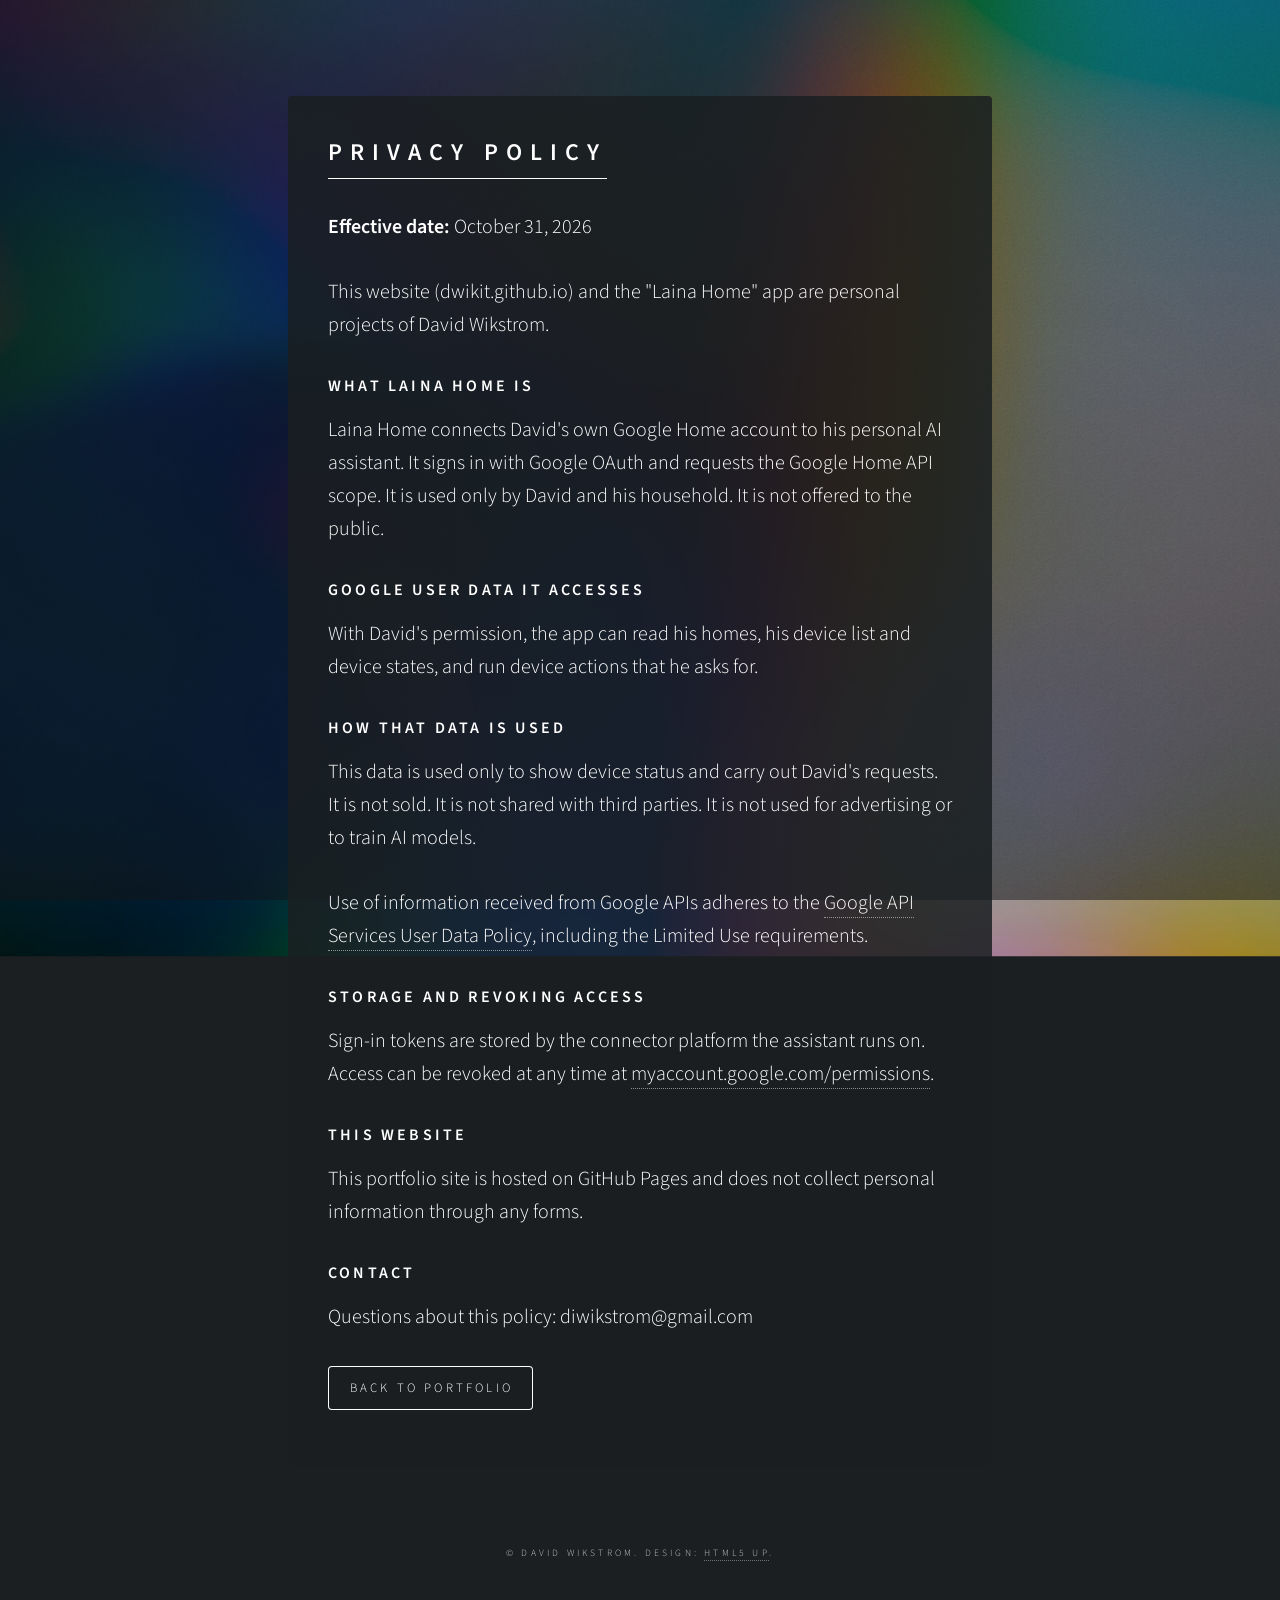
<file: privacy.html>
<!DOCTYPE HTML>
<html>
	<head>
		<title>Privacy Policy - David Wikstrom</title>
		<meta charset="utf-8" />
		<meta name="viewport" content="width=device-width, initial-scale=1" />
		<meta name="robots" content="noindex" />
		<link rel="stylesheet" href="assets/css/main.css" />
		<style>
			#privacy { display: block; opacity: 1; transform: none; max-width: 44rem; margin: 3rem auto; padding: 2.5rem 2.5rem 1.5rem; background-color: rgba(27, 31, 34, 0.85); border-radius: 4px; }
		</style>
	</head>
	<body>
		<div id="wrapper">
			<article id="privacy">
				<h2 class="major">Privacy Policy</h2>
				<p><strong>Effective date:</strong> October 31, 2026</p>
				<p>This website (dwikit.github.io) and the "Laina Home" app are personal projects of David Wikstrom.</p>
				<h3>What Laina Home is</h3>
				<p>Laina Home connects David's own Google Home account to his personal AI assistant. It signs in with Google OAuth and requests the Google Home API scope. It is used only by David and his household. It is not offered to the public.</p>
				<h3>Google user data it accesses</h3>
				<p>With David's permission, the app can read his homes, his device list and device states, and run device actions that he asks for.</p>
				<h3>How that data is used</h3>
				<p>This data is used only to show device status and carry out David's requests. It is not sold. It is not shared with third parties. It is not used for advertising or to train AI models.</p>
				<p>Use of information received from Google APIs adheres to the <a href="https://developers.google.com/terms/api-services-user-data-policy">Google API Services User Data Policy</a>, including the Limited Use requirements.</p>
				<h3>Storage and revoking access</h3>
				<p>Sign-in tokens are stored by the connector platform the assistant runs on. Access can be revoked at any time at <a href="https://myaccount.google.com/permissions">myaccount.google.com/permissions</a>.</p>
				<h3>This website</h3>
				<p>This portfolio site is hosted on GitHub Pages and does not collect personal information through any forms.</p>
				<h3>Contact</h3>
				<p>Questions about this policy: diwikstrom@gmail.com</p>
				<p><a href="index.html" class="button">Back to Portfolio</a></p>
			</article>
			<footer id="footer">
				<p class="copyright">&copy; David Wikstrom. Design: <a href="https://html5up.net">HTML5 UP</a>.</p>
			</footer>
		</div>
		<div id="bg"></div>
	</body>
</html>
</file>
<file: assets/css/main.css>
@import url("https://fonts.googleapis.com/css?family=Source+Sans+Pro:300italic,600italic,300,600");
@import url("fontawesome-all.min.css");

/*
	Dimension by HTML5 UP
	html5up.net | @ajlkn
	Free for personal and commercial use under the CCA 3.0 license (html5up.net/license)
*/

html, body, div, span, applet, object,
iframe, h1, h2, h3, h4, h5, h6, p, blockquote,
pre, a, abbr, acronym, address, big, cite,
code, del, dfn, em, img, ins, kbd, q, s, samp,
small, strike, strong, sub, sup, tt, var, b,
u, i, center, dl, dt, dd, ol, ul, li, fieldset,
form, label, legend, table, caption, tbody,
tfoot, thead, tr, th, td, article, aside,
canvas, details, embed, figure, figcaption,
footer, header, hgroup, menu, nav, output, ruby,
section, summary, time, mark, audio, video {
	margin: 0;
	padding: 0;
	border: 0;
	font-size: 100%;
	font: inherit;
	vertical-align: baseline;}

article, aside, details, figcaption, figure,
footer, header, hgroup, menu, nav, section {
	display: block;}

body {
	line-height: 1;
}

ol, ul {
	list-style: none;
}

blockquote, q {
	quotes: none;
}

	blockquote:before, blockquote:after, q:before, q:after {
		content: '';
		content: none;
	}

table {
	border-collapse: collapse;
	border-spacing: 0;
}

body {
	-webkit-text-size-adjust: none;
}

mark {
	background-color: transparent;
	color: inherit;
}

input::-moz-focus-inner {
	border: 0;
	padding: 0;
}

input, select, textarea {
	-moz-appearance: none;
	-webkit-appearance: none;
	-ms-appearance: none;
	appearance: none;
}

/* Basic */

	@-ms-viewport {
		width: device-width;
	}

	@media screen and (max-width: 480px) {

		html, body {
			min-width: 320px;
		}

	}

	html {
		box-sizing: border-box;
		scroll-behavior: smooth;
	}

	*, *:before, *:after {
		box-sizing: inherit;
	}

	body {
		background: #1b1f22;
	}

		body.is-preload *, body.is-preload *:before, body.is-preload *:after {
			-moz-animation: none !important;
			-webkit-animation: none !important;
			-ms-animation: none !important;
			animation: none !important;
			-moz-transition: none !important;
			-webkit-transition: none !important;
			-ms-transition: none !important;
			transition: none !important;
		}

/* Type */

	html {
		font-size: 16pt;
	}

		@media screen and (max-width: 1680px) {

			html {
				font-size: 12pt;
			}

		}

		@media screen and (max-width: 736px) {

			html {
				font-size: 11pt;
			}

		}

		@media screen and (max-width: 360px) {

			html {
				font-size: 10pt;
			}

		}

	body, input, select, textarea {
		color: #ffffff;
		font-family: "Source Sans Pro", sans-serif;
		font-weight: 300;
		font-size: 1.25rem;
		line-height: 1.65;
	}

	a {
		-moz-transition: color 0.2s ease-in-out, background-color 0.2s ease-in-out, border-bottom-color 0.2s ease-in-out;
		-webkit-transition: color 0.2s ease-in-out, background-color 0.2s ease-in-out, border-bottom-color 0.2s ease-in-out;
		-ms-transition: color 0.2s ease-in-out, background-color 0.2s ease-in-out, border-bottom-color 0.2s ease-in-out;
		transition: color 0.2s ease-in-out, background-color 0.2s ease-in-out, border-bottom-color 0.2s ease-in-out;
		border-bottom: dotted 1px rgba(255, 255, 255, 0.5);
		text-decoration: none;
		color: inherit;
	}

		a:hover {
			border-bottom-color: transparent;
		}

	strong, b {
		color: #ffffff;
		font-weight: 600;
	}

	em, i {
		font-style: italic;
	}

	p {
		margin: 0 0 2rem 0;
	}

	h1, h2, h3, h4, h5, h6 {
		color: #ffffff;
		font-weight: 600;
		line-height: 1.5;
		margin: 0 0 1rem 0;
		text-transform: uppercase;
		letter-spacing: 0.2rem;
	}

		h1 a, h2 a, h3 a, h4 a, h5 a, h6 a {
			color: inherit;
			text-decoration: none;
		}

		h1.major, h2.major, h3.major, h4.major, h5.major, h6.major {
			border-bottom: solid 1px #ffffff;
			width: -moz-max-content;
			width: -webkit-max-content;
			width: -ms-max-content;
			width: max-content;
			max-width: 100%;
			padding-bottom: 0.5rem;
			margin: 0 0 2rem 0;
		}

	h1 {
		font-size: 2.25rem;
		line-height: 1.3;
		letter-spacing: 0.5rem;
	}

	h2 {
		font-size: 1.5rem;
		line-height: 1.4;
		letter-spacing: 0.5rem;
	}

	h3 {
		font-size: 1rem;
	}

	h4 {
		font-size: 0.8rem;
	}

	h5 {
		font-size: 0.7rem;
	}

	h6 {
		font-size: 0.6rem;
	}

	@media screen and (max-width: 736px) {

		h1 {
			font-size: 1.75rem;
			line-height: 1.4;
		}

		h2 {
			font-size: 1.25em;
			line-height: 1.5;
		}

	}

	sub {
		font-size: 0.8rem;
		position: relative;
		top: 0.5rem;
	}

	sup {
		font-size: 0.8rem;
		position: relative;
		top: -0.5rem;
	}

	blockquote {
		border-left: solid 4px #ffffff;
		font-style: italic;
		margin: 0 0 2rem 0;
		padding: 0.5rem 0 0.5rem 2rem;
	}

	code {
		background: rgba(255, 255, 255, 0.075);
		border-radius: 4px;
		font-family: "Courier New", monospace;
		font-size: 0.9rem;
		margin: 0 0.25rem;
		padding: 0.25rem 0.65rem;
	}

	pre {
		-webkit-overflow-scrolling: touch;
		font-family: "Courier New", monospace;
		font-size: 0.9rem;
		margin: 0 0 2rem 0;
	}

		pre code {
			display: block;
			line-height: 1.75;
			padding: 1rem 1.5rem;
			overflow-x: auto;
		}

	hr {
		border: 0;
		border-bottom: solid 1px #ffffff;
		margin: 2.75rem 0;
	}

	.align-left {
		text-align: left;
	}

	.align-center {
		text-align: center;
	}

	.align-right {
		text-align: right;
	}

/* Form */

	form {
		margin: 0 0 2rem 0;
	}

		form > :last-child {
			margin-bottom: 0;
		}

		form > .fields {
			display: -moz-flex;
			display: -webkit-flex;
			display: -ms-flex;
			display: flex;
			-moz-flex-wrap: wrap;
			-webkit-flex-wrap: wrap;
			-ms-flex-wrap: wrap;
			flex-wrap: wrap;
			width: calc(100% + 3rem);
			margin: -1.5rem 0 2rem -1.5rem;
		}

			form > .fields > .field {
				-moz-flex-grow: 0;
				-webkit-flex-grow: 0;
				-ms-flex-grow: 0;
				flex-grow: 0;
				-moz-flex-shrink: 0;
				-webkit-flex-shrink: 0;
				-ms-flex-shrink: 0;
				flex-shrink: 0;
				padding: 1.5rem 0 0 1.5rem;
				width: calc(100% - 1.5rem);
			}

				form > .fields > .field.half {
					width: calc(50% - 0.75rem);
				}

				form > .fields > .field.third {
					width: calc(100%/3 - 0.5rem);
				}

				form > .fields > .field.quarter {
					width: calc(25% - 0.375rem);
				}

		@media screen and (max-width: 480px) {

			form > .fields {
				width: calc(100% + 3rem);
				margin: -1.5rem 0 2rem -1.5rem;
			}

				form > .fields > .field {
					padding: 1.5rem 0 0 1.5rem;
					width: calc(100% - 1.5rem);
				}

					form > .fields > .field.half {
						width: calc(100% - 1.5rem);
					}

					form > .fields > .field.third {
						width: calc(100% - 1.5rem);
					}

					form > .fields > .field.quarter {
						width: calc(100% - 1.5rem);
					}

		}

	label {
		color: #ffffff;
		display: block;
		font-size: 0.8rem;
		font-weight: 300;
		letter-spacing: 0.2rem;
		line-height: 1.5;
		margin: 0 0 1rem 0;
		text-transform: uppercase;
	}

	input[type="text"],
	input[type="password"],
	input[type="email"],
	input[type="tel"],
	select,
	textarea {
		-moz-appearance: none;
		-webkit-appearance: none;
		-ms-appearance: none;
		appearance: none;
		-moz-transition: border-color 0.2s ease-in-out, box-shadow 0.2s ease-in-out, background-color 0.2s ease-in-out;
		-webkit-transition: border-color 0.2s ease-in-out, box-shadow 0.2s ease-in-out, background-color 0.2s ease-in-out;
		-ms-transition: border-color 0.2s ease-in-out, box-shadow 0.2s ease-in-out, background-color 0.2s ease-in-out;
		transition: border-color 0.2s ease-in-out, box-shadow 0.2s ease-in-out, background-color 0.2s ease-in-out;
		background-color: transparent;
		border-radius: 4px;
		border: solid 1px #ffffff;
		color: inherit;
		display: block;
		outline: 0;
		padding: 0 1rem;
		text-decoration: none;
		width: 100%;
	}

		input[type="text"]:invalid,
		input[type="password"]:invalid,
		input[type="email"]:invalid,
		input[type="tel"]:invalid,
		select:invalid,
		textarea:invalid {
			box-shadow: none;
		}

		input[type="text"]:focus,
		input[type="password"]:focus,
		input[type="email"]:focus,
		input[type="tel"]:focus,
		select:focus,
		textarea:focus {
			background: rgba(255, 255, 255, 0.075);
			border-color: #ffffff;
			box-shadow: 0 0 0 1px #ffffff;
		}

	select {
		background-image: url("data:image/svg+xml;charset=utf8,%3Csvg xmlns='http://www.w3.org/2000/svg' width='40' height='40' preserveAspectRatio='none' viewBox='0 0 40 40'%3E%3Cpath d='M9.4,12.3l10.4,10.4l10.4-10.4c0.2-0.2,0.5-0.4,0.9-0.4c0.3,0,0.6,0.1,0.9,0.4l3.3,3.3c0.2,0.2,0.4,0.5,0.4,0.9 c0,0.4-0.1,0.6-0.4,0.9L20.7,31.9c-0.2,0.2-0.5,0.4-0.9,0.4c-0.3,0-0.6-0.1-0.9-0.4L4.3,17.3c-0.2-0.2-0.4-0.5-0.4-0.9 c0-0.4,0.1-0.6,0.4-0.9l3.3-3.3c0.2-0.2,0.5-0.4,0.9-0.4S9.1,12.1,9.4,12.3z' fill='%23ffffff' /%3E%3C/svg%3E");
		background-size: 1.25rem;
		background-repeat: no-repeat;
		background-position: calc(100% - 1rem) center;
		height: 2.75rem;
		padding-right: 2.75rem;
		text-overflow: ellipsis;
	}

		select option {
			color: #ffffff;
			background: #1b1f22;
		}

		select:focus::-ms-value {
			background-color: transparent;
		}

		select::-ms-expand {
			display: none;
		}

	input[type="text"],
	input[type="password"],
	input[type="email"],
	select {
		height: 2.75rem;
	}

	textarea {
		padding: 0.75rem 1rem;
	}

	input[type="checkbox"],
	input[type="radio"] {
		-moz-appearance: none;
		-webkit-appearance: none;
		-ms-appearance: none;
		appearance: none;
		display: block;
		float: left;
		margin-right: -2rem;
		opacity: 0;
		width: 1rem;
		z-index: -1;
	}

		input[type="checkbox"] + label,
		input[type="radio"] + label {
			text-decoration: none;
			-moz-user-select: none;
			-webkit-user-select: none;
			-ms-user-select: none;
			user-select: none;
			color: #ffffff;
			cursor: pointer;
			display: inline-block;
			font-size: 0.8rem;
			font-weight: 300;
			margin: 0 0 0.5rem 0;
			padding-left: 2.65rem;
			padding-right: 0.75rem;
			position: relative;
		}

			input[type="checkbox"] + label:before,
			input[type="radio"] + label:before {
				-moz-osx-font-smoothing: grayscale;
				-webkit-font-smoothing: antialiased;
				display: inline-block;
				font-style: normal;
				font-variant: normal;
				text-rendering: auto;
				line-height: 1;
				text-transform: none !important;
				font-family: 'Font Awesome 5 Free';
				font-weight: 900;
			}

			input[type="checkbox"] + label:before,
			input[type="radio"] + label:before {
				-moz-transition: border-color 0.2s ease-in-out, box-shadow 0.2s ease-in-out, background-color 0.2s ease-in-out;
				-webkit-transition: border-color 0.2s ease-in-out, box-shadow 0.2s ease-in-out, background-color 0.2s ease-in-out;
				-ms-transition: border-color 0.2s ease-in-out, box-shadow 0.2s ease-in-out, background-color 0.2s ease-in-out;
				transition: border-color 0.2s ease-in-out, box-shadow 0.2s ease-in-out, background-color 0.2s ease-in-out;
				border-radius: 4px;
				border: solid 1px #ffffff;
				content: '';
				display: inline-block;
				height: 1.65rem;
				left: 0;
				line-height: 1.65rem;
				position: absolute;
				text-align: center;
				top: -0.15rem;
				width: 1.65rem;
			}

		input[type="checkbox"]:checked + label:before,
		input[type="radio"]:checked + label:before {
			background: #ffffff !important;
			border-color: #ffffff !important;
			color: #1b1f22;
			content: '\f00c';
		}

		input[type="checkbox"]:focus + label:before,
		input[type="radio"]:focus + label:before {
			background: rgba(255, 255, 255, 0.075);
			border-color: #ffffff;
			box-shadow: 0 0 0 1px #ffffff;
		}

	input[type="checkbox"] + label:before {
		border-radius: 4px;
	}

	input[type="radio"] + label:before {
		border-radius: 100%;
	}

	::-webkit-input-placeholder {
		color: rgba(255, 255, 255, 0.5) !important;
		opacity: 1.0;
	}

	:-moz-placeholder {
		color: rgba(255, 255, 255, 0.5) !important;
		opacity: 1.0;
	}

	::-moz-placeholder {
		color: rgba(255, 255, 255, 0.5) !important;
		opacity: 1.0;
	}

	:-ms-input-placeholder {
		color: rgba(255, 255, 255, 0.5) !important;
		opacity: 1.0;
	}

	.formerize-placeholder {
		color: rgba(255, 255, 255, 0.5) !important;
		opacity: 1.0;
	}

/* Box */

	.box {
		border-radius: 4px;
		border: solid 1px #ffffff;
		margin-bottom: 2rem;
		padding: 1.5em;
	}

		.box > :last-child,
		.box > :last-child > :last-child,
		.box > :last-child > :last-child > :last-child {
			margin-bottom: 0;
		}

		.box.alt {
			border: 0;
			border-radius: 0;
			padding: 0;
		}

/* Icon */

	.icon {
		text-decoration: none;
		border-bottom: none;
		position: relative;
	}

		.icon:before {
			-moz-osx-font-smoothing: grayscale;
			-webkit-font-smoothing: antialiased;
			display: inline-block;
			font-style: normal;
			font-variant: normal;
			text-rendering: auto;
			line-height: 1;
			text-transform: none !important;
			font-family: 'Font Awesome 5 Free';
			font-weight: 400;
		}

		.icon > .label {
			display: none;
		}

		.icon:before {
			line-height: inherit;
		}

		.icon.solid:before {
			font-weight: 900;
		}

		.icon.brands:before {
			font-family: 'Font Awesome 5 Brands';
		}

/* Image */

	.image {
		border-radius: 4px;
		border: 0;
		display: inline-block;
		position: relative;
	}

		.image:before {
			pointer-events: none;
			background-image: url("../../images/overlay.png");
			background-color: rgba(19, 21, 25, 0.5);
			border-radius: 4px;
			content: '';
			display: block;
			height: 100%;
			left: 0;
			opacity: 0.5;
			position: absolute;
			top: 0;
			width: 100%;
		}

		.image img {
			border-radius: 4px;
			display: block;
		}

		.image.left, .image.right {
			max-width: 50%;
		}

			.image.left img, .image.right img {
				width: 100%;
			}

		.image.left {
			float: left;
			padding: 0 1.5em 1em 0;
			top: 0.25em;
		}

		.image.right {
			float: right;
			padding: 0 0 1em 1em;
			top: 0.25em;
		}

		.image.fit {
			display: block;
			margin: 0 0 2rem 0;
			width: 100%;
		}

			.image.fit img {
				width: 100%;
			}

		.image.main {
			display: block;
			margin: 2.5rem 0;
			width: 100%;
		}

			.image.main img {
				width: 100%;
			}

		@media screen and (max-width: 736px) {

			.image.main {
				margin: 2rem 0;
			}

		}

		@media screen and (max-width: 480px) {

			.image.main {
				margin: 1.5rem 0;
			}

		}

/* List */

	ol {
		list-style: decimal;
		margin: 0 0 2rem 0;
		padding-left: 1.25em;
	}

		ol li {
			padding-left: 0.25em;
		}

	ul {
		list-style: disc;
		margin: 0 0 2rem 0;
		padding-left: 1em;
		columns: 2;
		-webkit-columns: 2;
		-moz-columns: 2;
	}

		ul li {
			padding-left: 0.5em;			
		}

		ul.alt {
			list-style: none;
			padding-left: 0;
		}

			ul.alt li {
				border-top: solid 1px #ffffff;
				padding: 0.5em 0;
			}

				ul.alt li:first-child {
					border-top: 0;
					padding-top: 0;
				}

	dl {
		margin: 0 0 2rem 0;
	}

		dl dt {
			display: block;
			font-weight: 600;
			margin: 0 0 1rem 0;
		}

		dl dd {
			margin-left: 2rem;
		}

/* Actions */

	ul.actions {
		display: -moz-flex;
		display: -webkit-flex;
		display: -ms-flex;
		display: flex;
		cursor: default;
		list-style: none;
		margin-left: -1rem;
		padding-left: 0;
	}

		ul.actions li {
			padding: 0 0 0 1rem;
			vertical-align: middle;
		}

		ul.actions.special {
			-moz-justify-content: center;
			-webkit-justify-content: center;
			-ms-justify-content: center;
			justify-content: center;
			width: 100%;
			margin-left: 0;
		}

			ul.actions.special li:first-child {
				padding-left: 0;
			}

		ul.actions.stacked {
			-moz-flex-direction: column;
			-webkit-flex-direction: column;
			-ms-flex-direction: column;
			flex-direction: column;
			margin-left: 0;
		}

			ul.actions.stacked li {
				padding: 1.3rem 0 0 0;
			}

				ul.actions.stacked li:first-child {
					padding-top: 0;
				}

		ul.actions.fit {
			width: calc(100% + 1rem);
		}

			ul.actions.fit li {
				-moz-flex-grow: 1;
				-webkit-flex-grow: 1;
				-ms-flex-grow: 1;
				flex-grow: 1;
				-moz-flex-shrink: 1;
				-webkit-flex-shrink: 1;
				-ms-flex-shrink: 1;
				flex-shrink: 1;
				width: 100%;
			}

				ul.actions.fit li > * {
					width: 100%;
				}

			ul.actions.fit.stacked {
				width: 100%;
			}

		@media screen and (max-width: 480px) {

			ul.actions:not(.fixed) {
				-moz-flex-direction: column;
				-webkit-flex-direction: column;
				-ms-flex-direction: column;
				flex-direction: column;
				margin-left: 0;
				width: 100% !important;
			}

				ul.actions:not(.fixed) li {
					-moz-flex-grow: 1;
					-webkit-flex-grow: 1;
					-ms-flex-grow: 1;
					flex-grow: 1;
					-moz-flex-shrink: 1;
					-webkit-flex-shrink: 1;
					-ms-flex-shrink: 1;
					flex-shrink: 1;
					padding: 1rem 0 0 0;
					text-align: center;
					width: 100%;
				}

					ul.actions:not(.fixed) li > * {
						width: 100%;
					}

					ul.actions:not(.fixed) li:first-child {
						padding-top: 0;
					}

					ul.actions:not(.fixed) li input[type="submit"],
					ul.actions:not(.fixed) li input[type="reset"],
					ul.actions:not(.fixed) li input[type="button"],
					ul.actions:not(.fixed) li button,
					ul.actions:not(.fixed) li .button {
						width: 100%;
					}

						ul.actions:not(.fixed) li input[type="submit"].icon:before,
						ul.actions:not(.fixed) li input[type="reset"].icon:before,
						ul.actions:not(.fixed) li input[type="button"].icon:before,
						ul.actions:not(.fixed) li button.icon:before,
						ul.actions:not(.fixed) li .button.icon:before {
							margin-left: -0.5em;
						}

		}

/* Icons */

	ul.icons {
		cursor: default;
		list-style: none;
		padding-left: 0;
	}

		ul.icons li {
			display: inline-block;
			padding: 0 0.75em 0 0;
		}

			ul.icons li:last-child {
				padding-right: 0;
			}

			ul.icons li a {
				border-radius: 100%;
				box-shadow: inset 0 0 0 1px #ffffff;
				display: inline-block;
				height: 2.25rem;
				line-height: 2.25rem;
				text-align: center;
				width: 2.25rem;
			}

				ul.icons li a:hover {
					background-color: rgba(255, 255, 255, 0.075);
				}

				ul.icons li a:active {
					background-color: rgba(255, 255, 255, 0.175);
				}

/* Table */

	.table-wrapper {
		-webkit-overflow-scrolling: touch;
		overflow-x: auto;
	}

	table {
		margin: 0 0 2rem 0;
		width: 100%;
	}

		table tbody tr {
			border: solid 1px #ffffff;
			border-left: 0;
			border-right: 0;
		}

			table tbody tr:nth-child(2n + 1) {
				background-color: rgba(255, 255, 255, 0.075);
			}

		table td {
			padding: 0.75em 0.75em;
		}

		table th {
			color: #ffffff;
			font-size: 0.9em;
			font-weight: 600;
			padding: 0 0.75em 0.75em 0.75em;
			text-align: left;
		}

		table thead {
			border-bottom: solid 2px #ffffff;
		}

		table tfoot {
			border-top: solid 2px #ffffff;
		}

		table.alt {
			border-collapse: separate;
		}

			table.alt tbody tr td {
				border: solid 1px #ffffff;
				border-left-width: 0;
				border-top-width: 0;
			}

				table.alt tbody tr td:first-child {
					border-left-width: 1px;
				}

			table.alt tbody tr:first-child td {
				border-top-width: 1px;
			}

			table.alt thead {
				border-bottom: 0;
			}

			table.alt tfoot {
				border-top: 0;
			}

/* Button */

	input[type="submit"],
	input[type="reset"],
	input[type="button"],
	button,
	.button {
		-moz-appearance: none;
		-webkit-appearance: none;
		-ms-appearance: none;
		appearance: none;
		-moz-transition: background-color 0.2s ease-in-out, color 0.2s ease-in-out;
		-webkit-transition: background-color 0.2s ease-in-out, color 0.2s ease-in-out;
		-ms-transition: background-color 0.2s ease-in-out, color 0.2s ease-in-out;
		transition: background-color 0.2s ease-in-out, color 0.2s ease-in-out;
		background-color: transparent;
		border-radius: 4px;
		border: 0;
		box-shadow: inset 0 0 0 1px #ffffff;
		color: #ffffff !important;
		cursor: pointer;
		display: inline-block;
		font-size: 0.8rem;
		font-weight: 300;
		height: 2.75rem;
		letter-spacing: 0.2rem;
		line-height: 2.75rem;
		outline: 0;
		padding: 0 1.25rem 0 1.35rem;
		text-align: center;
		text-decoration: none;
		text-transform: uppercase;
		white-space: nowrap;
	}

		input[type="submit"]:hover,
		input[type="reset"]:hover,
		input[type="button"]:hover,
		button:hover,
		.button:hover {
			background-color: rgba(255, 255, 255, 0.075);
		}

		input[type="submit"]:active,
		input[type="reset"]:active,
		input[type="button"]:active,
		button:active,
		.button:active {
			background-color: rgba(255, 255, 255, 0.175);
		}

		input[type="submit"].icon:before,
		input[type="reset"].icon:before,
		input[type="button"].icon:before,
		button.icon:before,
		.button.icon:before {
			margin-right: 0.5em;
		}

		input[type="submit"].fit,
		input[type="reset"].fit,
		input[type="button"].fit,
		button.fit,
		.button.fit {
			width: 100%;
		}

		input[type="submit"].small,
		input[type="reset"].small,
		input[type="button"].small,
		button.small,
		.button.small {
			font-size: 0.6rem;
			height: 2.0625rem;
			line-height: 2.0625rem;
		}

		input[type="submit"].primary,
		input[type="reset"].primary,
		input[type="button"].primary,
		button.primary,
		.button.primary {
			background-color: #ffffff;
			color: #1b1f22 !important;
			font-weight: 600;
		}

		input[type="submit"].disabled, input[type="submit"]:disabled,
		input[type="reset"].disabled,
		input[type="reset"]:disabled,
		input[type="button"].disabled,
		input[type="button"]:disabled,
		button.disabled,
		button:disabled,
		.button.disabled,
		.button:disabled {
			pointer-events: none;
			cursor: default;
			opacity: 0.25;
		}

	input[type="submit"],
	input[type="reset"],
	input[type="button"],
	button {
		line-height: calc(2.75rem - 2px);
	}

/* BG */

	#bg {
		-moz-transform: scale(1.0);
		-webkit-transform: scale(1.0);
		-ms-transform: scale(1.0);
		transform: scale(1.0);
		-webkit-backface-visibility: hidden;
		position: fixed;
		top: 0;
		left: 0;
		width: 100%;
		height: 100vh;
		z-index: 1;
	}

		#bg:before, #bg:after {
			content: '';
			display: block;
			position: absolute;
			top: 0;
			left: 0;
			width: 100%;
			height: 100%;
		}

		#bg:before {
			-moz-transition: background-color 2.5s ease-in-out;
			-webkit-transition: background-color 2.5s ease-in-out;
			-ms-transition: background-color 2.5s ease-in-out;
			transition: background-color 2.5s ease-in-out;
			-moz-transition-delay: 0.75s;
			-webkit-transition-delay: 0.75s;
			-ms-transition-delay: 0.75s;
			transition-delay: 0.75s;
			background-image: linear-gradient(to top, rgba(19, 21, 25, 0.5), rgba(19, 21, 25, 0.5)), url("../../images/overlay.png");
			background-size: auto,
 256px 256px;
			background-position: center,
 center;
			background-repeat: no-repeat,
 repeat;
			z-index: 2;
		}

		#bg:after {
			-moz-transform: scale(1.125);
			-webkit-transform: scale(1.125);
			-ms-transform: scale(1.125);
			transform: scale(1.125);
			-moz-transition: -moz-transform 0.325s ease-in-out, -moz-filter 0.325s ease-in-out;
			-webkit-transition: -webkit-transform 0.325s ease-in-out, -webkit-filter 0.325s ease-in-out;
			-ms-transition: -ms-transform 0.325s ease-in-out, -ms-filter 0.325s ease-in-out;
			transition: transform 0.325s ease-in-out, filter 0.325s ease-in-out;
			background-image: url("../../images/bg3.jpg");
			background-position: center;
			background-size: cover;
			background-repeat: no-repeat;
			z-index: 1;
		}

		body.is-article-visible #bg:after {
			-moz-transform: scale(1.0825);
			-webkit-transform: scale(1.0825);
			-ms-transform: scale(1.0825);
			transform: scale(1.0825);
			-moz-filter: blur(0.2rem);
			-webkit-filter: blur(0.2rem);
			-ms-filter: blur(0.2rem);
			filter: blur(0.2rem);
		}

		body.is-preload #bg:before {
			background-color: #000000;
		}

/* Wrapper */

	#wrapper {
		display: -moz-flex;
		display: -webkit-flex;
		display: -ms-flex;
		display: flex;
		-moz-flex-direction: column;
		-webkit-flex-direction: column;
		-ms-flex-direction: column;
		flex-direction: column;
		-moz-align-items: center;
		-webkit-align-items: center;
		-ms-align-items: center;
		align-items: center;
		-moz-justify-content: space-between;
		-webkit-justify-content: space-between;
		-ms-justify-content: space-between;
		justify-content: space-between;
		position: relative;
		min-height: 100vh;
		width: 100%;
		padding: 4rem 2rem;
		z-index: 3;
	}

		#wrapper:before {
			content: '';
			display: block;
		}

		@media screen and (max-width: 1680px) {

			#wrapper {
				padding: 3rem 2rem;
			}

		}

		@media screen and (max-width: 736px) {

			#wrapper {
				padding: 2rem 1rem;
			}

		}

		@media screen and (max-width: 480px) {

			#wrapper {
				padding: 1rem;
			}

		}

/* Header */

	#header {
		display: -moz-flex;
		display: -webkit-flex;
		display: -ms-flex;
		display: flex;
		-moz-flex-direction: column;
		-webkit-flex-direction: column;
		-ms-flex-direction: column;
		flex-direction: column;
		-moz-align-items: center;
		-webkit-align-items: center;
		-ms-align-items: center;
		align-items: center;
		-moz-transition: -moz-transform 0.325s ease-in-out, -moz-filter 0.325s ease-in-out, opacity 0.325s ease-in-out;
		-webkit-transition: -webkit-transform 0.325s ease-in-out, -webkit-filter 0.325s ease-in-out, opacity 0.325s ease-in-out;
		-ms-transition: -ms-transform 0.325s ease-in-out, -ms-filter 0.325s ease-in-out, opacity 0.325s ease-in-out;
		transition: transform 0.325s ease-in-out, filter 0.325s ease-in-out, opacity 0.325s ease-in-out;
		background-image: -moz-radial-gradient(rgba(0, 0, 0, 0.25) 25%, rgba(0, 0, 0, 0) 55%);
		background-image: -webkit-radial-gradient(rgba(0, 0, 0, 0.25) 25%, rgba(0, 0, 0, 0) 55%);
		background-image: -ms-radial-gradient(rgba(0, 0, 0, 0.25) 25%, rgba(0, 0, 0, 0) 55%);
		background-image: radial-gradient(rgba(0, 0, 0, 0.25) 25%, rgba(0, 0, 0, 0) 55%);
		max-width: 100%;
		text-align: center;
	}

		#header > * {
			-moz-transition: opacity 0.325s ease-in-out;
			-webkit-transition: opacity 0.325s ease-in-out;
			-ms-transition: opacity 0.325s ease-in-out;
			transition: opacity 0.325s ease-in-out;
			position: relative;
			margin-top: 3.5rem;
		}

			#header > *:before {
				content: '';
				display: block;
				position: absolute;
				top: calc(-3.5rem - 1px);
				left: calc(50% - 1px);
				width: 1px;
				height: calc(3.5rem + 1px);
				background: #ffffff;
			}

		#header > :first-child {
			margin-top: 0;
		}

			#header > :first-child:before {
				display: none;
			}

		#header .logo {
			width: 5.5rem;
			height: 5.5rem;
			line-height: 5.5rem;
			border: solid 1px #ffffff;
			border-radius: 100%;
		}

			#header .logo .icon:before {
				font-size: 2rem;
			}

		#header .content {
			border-style: solid;
			border-color: #ffffff;
			border-top-width: 1px;
			border-bottom-width: 1px;
			max-width: 100%;
		}

			#header .content .inner {
				-moz-transition: max-height 0.75s ease, padding 0.75s ease, opacity 0.325s ease-in-out;
				-webkit-transition: max-height 0.75s ease, padding 0.75s ease, opacity 0.325s ease-in-out;
				-ms-transition: max-height 0.75s ease, padding 0.75s ease, opacity 0.325s ease-in-out;
				transition: max-height 0.75s ease, padding 0.75s ease, opacity 0.325s ease-in-out;
				-moz-transition-delay: 0.25s;
				-webkit-transition-delay: 0.25s;
				-ms-transition-delay: 0.25s;
				transition-delay: 0.25s;
				padding: 3rem 2rem;
				max-height: 40rem;
				overflow: hidden;
			}

				#header .content .inner > :last-child {
					margin-bottom: 0;
				}

			#header .content p {
				text-transform: uppercase;
				letter-spacing: 0.2rem;
				font-size: 0.8rem;
				line-height: 2;
			}

		#header nav ul {
			display: -moz-flex;
			display: -webkit-flex;
			display: -ms-flex;
			display: flex;
			margin-bottom: 0;
			list-style: none;
			padding-left: 0;
			border: solid 1px #ffffff;
			border-radius: 4px;
		}

			#header nav ul li {
				padding-left: 0;
				border-left: solid 1px #ffffff;
			}

				#header nav ul li:first-child {
					border-left: 0;
				}

				#header nav ul li a {
					display: block;
					min-width: 7.5rem;
					height: 2.75rem;
					line-height: 2.75rem;
					padding: 0 1.25rem 0 1.45rem;
					text-transform: uppercase;
					letter-spacing: 0.2rem;
					font-size: 0.8rem;
					border-bottom: 0;
				}

					#header nav ul li a:hover {
						background-color: rgba(255, 255, 255, 0.075);
					}

					#header nav ul li a:active {
						background-color: rgba(255, 255, 255, 0.175);
					}

		#header nav.use-middle:after {
			content: '';
			display: block;
			position: absolute;
			top: 0;
			left: calc(50% - 1px);
			width: 1px;
			height: 100%;
			background: #ffffff;
		}

		#header nav.use-middle ul li.is-middle {
			border-left: 0;
		}

		body.is-article-visible #header {
			-moz-transform: scale(0.95);
			-webkit-transform: scale(0.95);
			-ms-transform: scale(0.95);
			transform: scale(0.95);
			-moz-filter: blur(0.1rem);
			-webkit-filter: blur(0.1rem);
			-ms-filter: blur(0.1rem);
			filter: blur(0.1rem);
			opacity: 0;
		}

		body.is-preload #header {
			-moz-filter: blur(0.125rem);
			-webkit-filter: blur(0.125rem);
			-ms-filter: blur(0.125rem);
			filter: blur(0.125rem);
		}

			body.is-preload #header > * {
				opacity: 0;
			}

			body.is-preload #header .content .inner {
				max-height: 0;
				padding-top: 0;
				padding-bottom: 0;
				opacity: 0;
			}

		@media screen and (max-width: 980px) {

			#header .content p br {
				display: none;
			}

		}

		@media screen and (max-width: 736px) {

			#header > * {
				margin-top: 2rem;
			}

				#header > *:before {
					top: calc(-2rem - 1px);
					height: calc(2rem + 1px);
				}

			#header .logo {
				width: 4.75rem;
				height: 4.75rem;
				line-height: 4.75rem;
			}

				#header .logo .icon:before {
					font-size: 1.75rem;
				}

			#header .content .inner {
				padding: 2.5rem 1rem;
			}

			#header .content p {
				line-height: 1.875;
			}

		}

		@media screen and (max-width: 480px) {

			#header {
				padding: 1.5rem 0;
			}

				#header .content .inner {
					padding: 2.5rem 0;
				}

				#header .content p {
					font-size: 0.72rem;
					letter-spacing: 0.06rem;
					line-height: 1.65;
				}

				#header nav ul {
					-moz-flex-direction: column;
					-webkit-flex-direction: column;
					-ms-flex-direction: column;
					flex-direction: column;
					min-width: 10rem;
					max-width: 100%;
				}

					#header nav ul li {
						border-left: 0;
						border-top: solid 1px #ffffff;
					}

						#header nav ul li:first-child {
							border-top: 0;
						}

						#header nav ul li a {
							height: 3rem;
							line-height: 3rem;
							min-width: 0;
							width: 100%;
						}

				#header nav.use-middle:after {
					display: none;
				}

		}

/* Main */

	#main {
		-moz-flex-grow: 1;
		-webkit-flex-grow: 1;
		-ms-flex-grow: 1;
		flex-grow: 1;
		-moz-flex-shrink: 1;
		-webkit-flex-shrink: 1;
		-ms-flex-shrink: 1;
		flex-shrink: 1;
		display: -moz-flex;
		display: -webkit-flex;
		display: -ms-flex;
		display: flex;
		-moz-align-items: center;
		-webkit-align-items: center;
		-ms-align-items: center;
		align-items: center;
		-moz-justify-content: center;
		-webkit-justify-content: center;
		-ms-justify-content: center;
		justify-content: center;
		-moz-flex-direction: column;
		-webkit-flex-direction: column;
		-ms-flex-direction: column;
		flex-direction: column;
		position: relative;
		max-width: 100%;
		z-index: 3;
	}

		#main article {
			-moz-transform: translateY(0.25rem);
			-webkit-transform: translateY(0.25rem);
			-ms-transform: translateY(0.25rem);
			transform: translateY(0.25rem);
			-moz-transition: opacity 0.325s ease-in-out, -moz-transform 0.325s ease-in-out;
			-webkit-transition: opacity 0.325s ease-in-out, -webkit-transform 0.325s ease-in-out;
			-ms-transition: opacity 0.325s ease-in-out, -ms-transform 0.325s ease-in-out;
			transition: opacity 0.325s ease-in-out, transform 0.325s ease-in-out;
			padding: 4.5rem 2.5rem 1.5rem 2.5rem ;
			position: relative;
			width: 40rem;
			max-width: 100%;
			background-color: rgba(27, 31, 34, 0.85);
			border-radius: 4px;
			opacity: 0;
		}

			#main article.active {
				-moz-transform: translateY(0);
				-webkit-transform: translateY(0);
				-ms-transform: translateY(0);
				transform: translateY(0);
				opacity: 1;
			}

			#main article .close {
				display: block;
				position: absolute;
				top: 0;
				right: 0;
				width: 4rem;
				height: 4rem;
				cursor: pointer;
				text-indent: 4rem;
				overflow: hidden;
				white-space: nowrap;
			}

				#main article .close:before {
					-moz-transition: background-color 0.2s ease-in-out;
					-webkit-transition: background-color 0.2s ease-in-out;
					-ms-transition: background-color 0.2s ease-in-out;
					transition: background-color 0.2s ease-in-out;
					content: '';
					display: block;
					position: absolute;
					top: 0.75rem;
					left: 0.75rem;
					width: 2.5rem;
					height: 2.5rem;
					border-radius: 100%;
					background-position: center;
					background-image: url("data:image/svg+xml;charset=utf8,%3Csvg xmlns='http://www.w3.org/2000/svg' xmlns:xlink='http://www.w3.org/1999/xlink' width='20px' height='20px' viewBox='0 0 20 20' zoomAndPan='disable'%3E%3Cstyle%3Eline %7B stroke: %23ffffff%3B stroke-width: 1%3B %7D%3C/style%3E%3Cline x1='2' y1='2' x2='18' y2='18' /%3E%3Cline x1='18' y1='2' x2='2' y2='18' /%3E%3C/svg%3E");
					background-size: 20px 20px;
					background-repeat: no-repeat;
				}

				#main article .close:hover:before {
					background-color: rgba(255, 255, 255, 0.075);
				}

				#main article .close:active:before {
					background-color: rgba(255, 255, 255, 0.175);
				}

		@media screen and (max-width: 736px) {

			#main article {
				padding: 3.5rem 2rem 0.5rem 2rem ;
			}

				#main article .close:before {
					top: 0.875rem;
					left: 0.875rem;
					width: 2.25rem;
					height: 2.25rem;
					background-size: 14px 14px;
				}

		}

		@media screen and (max-width: 480px) {

			#main article {
				padding: 3rem 1.5rem 0.5rem 1.5rem ;
			}

		}

/* Footer */

	#footer {
		-moz-transition: -moz-transform 0.325s ease-in-out, -moz-filter 0.325s ease-in-out, opacity 0.325s ease-in-out;
		-webkit-transition: -webkit-transform 0.325s ease-in-out, -webkit-filter 0.325s ease-in-out, opacity 0.325s ease-in-out;
		-ms-transition: -ms-transform 0.325s ease-in-out, -ms-filter 0.325s ease-in-out, opacity 0.325s ease-in-out;
		transition: transform 0.325s ease-in-out, filter 0.325s ease-in-out, opacity 0.325s ease-in-out;
		width: 100%;
		max-width: 100%;
		margin-top: 2rem;
		text-align: center;
	}

		#footer .copyright {
			letter-spacing: 0.2rem;
			font-size: 0.6rem;
			opacity: 0.75;
			margin-bottom: 0;
			text-transform: uppercase;
		}

		body.is-article-visible #footer {
			-moz-transform: scale(0.95);
			-webkit-transform: scale(0.95);
			-ms-transform: scale(0.95);
			transform: scale(0.95);
			-moz-filter: blur(0.1rem);
			-webkit-filter: blur(0.1rem);
			-ms-filter: blur(0.1rem);
			filter: blur(0.1rem);
			opacity: 0;
		}

		body.is-preload #footer {
			opacity: 0;
		}

		.video-container {
			position:relative;
			padding-bottom:56.25%;
			padding-top:30px;
			height:0;
			overflow:hidden;
		}
		
		.video-container iframe, .video-container object, .video-container embed,
		.video-container .youtube-iframe {
			position:absolute;
			top:0;
			left:0;
			width:100%;
			height:100%;
		}

		.project-grid {
			display: grid;
			grid-template-columns: repeat(auto-fill, minmax(220px, 1fr));
			gap: 1.25rem;
			margin: 1.5rem 0 2rem;
		}

		.project-card {
			background: rgba(255, 255, 255, 0.04);
			border: 1px solid rgba(255, 255, 255, 0.12);
			border-radius: 6px;
			overflow: hidden;
			display: flex;
			flex-direction: column;
		}

		.project-card img {
			width: 100%;
			height: 130px;
			object-fit: cover;
			display: block;
		}

		.project-card-body {
			padding: 0.85rem 1rem 1rem;
			flex: 1;
			display: flex;
			flex-direction: column;
		}

		.project-card-body h3 {
			font-size: 0.95rem;
			margin-bottom: 0.45rem;
		}

		.project-card-body p {
			font-size: 0.8rem;
			line-height: 1.45;
			margin-bottom: 0.75rem;
			flex: 1;
		}

		.project-card-links {
			display: flex;
			flex-wrap: wrap;
			gap: 0.4rem;
		}

		.project-card-links .button {
			font-size: 0.65rem;
			padding: 0 0.9rem;
			height: 2rem;
			line-height: 2rem;
		}

		.project-detail {
			margin-top: 2.5rem;
			padding-top: 1.5rem;
			border-top: 1px solid rgba(255, 255, 255, 0.1);
		}

		.youtube-facade {
			cursor: pointer;
			background: #000;
		}

		.youtube-facade img {
			position: absolute;
			top: 0;
			left: 0;
			width: 100%;
			height: 100%;
			object-fit: cover;
		}

		.youtube-facade .play-button {
			position: absolute;
			top: 50%;
			left: 50%;
			width: 4rem;
			height: 4rem;
			margin: -2rem 0 0 -2rem;
			border-radius: 50%;
			background: rgba(0, 0, 0, 0.65);
			border: 2px solid #fff;
			z-index: 2;
		}

		.youtube-facade .play-button:before {
			content: '';
			position: absolute;
			top: 50%;
			left: 54%;
			transform: translate(-50%, -50%);
			border-style: solid;
			border-width: 0.7rem 0 0.7rem 1.1rem;
			border-color: transparent transparent transparent #fff;
		}
</file>
